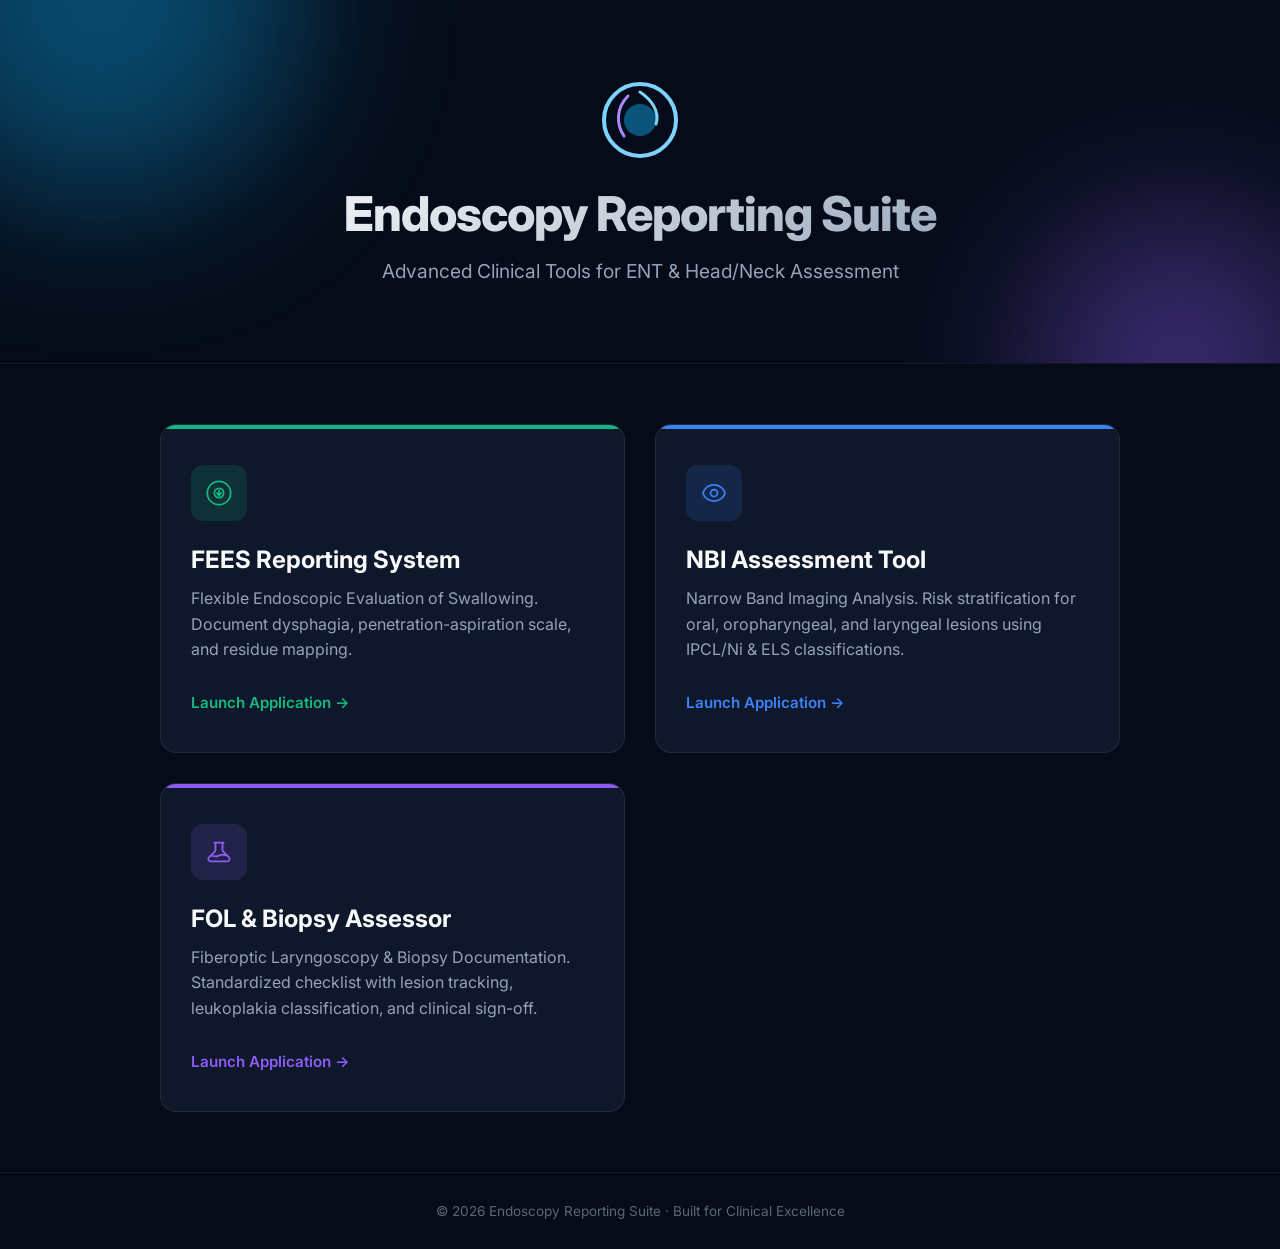
<file: index.html>
<!DOCTYPE html>
<html lang="en">
<head>
  <meta charset="UTF-8" />
  <meta name="viewport" content="width=device-width, initial-scale=1.0" />
  <title>Endoscopy Reporting Suite</title>
  <link rel="preconnect" href="https://fonts.googleapis.com" />
  <link rel="preconnect" href="https://fonts.gstatic.com" crossorigin />
  <link href="https://fonts.googleapis.com/css2?family=Inter:wght@300;400;500;600;700;800&display=swap" rel="stylesheet" />
  <link rel="stylesheet" href="styles.css" />
</head>
<body>

<header class="hero">
  <div class="hero-bg">
    <div class="blob blob-1"></div>
    <div class="blob blob-2"></div>
  </div>
  <div class="hero-content">
    <div class="brand-icon">
      <svg viewBox="0 0 40 40" fill="none" xmlns="http://www.w3.org/2000/svg">
        <circle cx="20" cy="20" r="18" stroke="url(#g1)" stroke-width="2"/>
        <circle cx="20" cy="20" r="8" fill="url(#g2)" opacity="0.8"/>
        <path d="M20 6 C26 10 30 16 28 22" stroke="#7dd3fc" stroke-width="1.5" stroke-linecap="round"/>
        <path d="M14 8 C8 14 8 22 12 28" stroke="#a78bfa" stroke-width="1.5" stroke-linecap="round"/>
        <defs>
          <linearGradient id="g1" x1="0" y1="0" x2="40" y2="40">
            <stop offset="0%" stop-color="#7dd3fc"/>
            <stop offset="100%" stop-color="#a78bfa"/>
          </linearGradient>
          <linearGradient id="g2" x1="0" y1="0" x2="40" y2="40">
            <stop offset="0%" stop-color="#0ea5e9" stop-opacity="0.6"/>
            <stop offset="100%" stop-color="#8b5cf6" stop-opacity="0.6"/>
          </linearGradient>
        </defs>
      </svg>
    </div>
    <h1 class="hero-title">Endoscopy Reporting Suite</h1>
    <p class="hero-subtitle">Advanced Clinical Tools for ENT &amp; Head/Neck Assessment</p>
  </div>
</header>

<main class="container">
  <div class="cards-grid">
    
    <!-- FEES App Card -->
    <a href="fees/index.html" class="app-card">
      <div class="card-icon fees-icon">
        <svg viewBox="0 0 24 24" fill="none" stroke="currentColor" stroke-width="1.5">
          <path stroke-linecap="round" stroke-linejoin="round" d="M12 2C6.48 2 2 6.48 2 12s4.48 10 10 10 10-4.48 10-10S17.52 2 12 2zm0 14c-2.21 0-4-1.79-4-4s1.79-4 4-4 4 1.79 4 4-1.79 4-4 4z"/>
          <path stroke-linecap="round" stroke-linejoin="round" d="M12 10v4m0 0l-2-2m2 2l2-2"/>
        </svg>
      </div>
      <h2 class="card-title">FEES Reporting System</h2>
      <p class="card-desc">Flexible Endoscopic Evaluation of Swallowing. Document dysphagia, penetration-aspiration scale, and residue mapping.</p>
      <div class="card-action">Launch Application →</div>
    </a>

    <!-- NBI App Card -->
    <a href="nbi/index.html" class="app-card">
      <div class="card-icon nbi-icon">
        <svg viewBox="0 0 24 24" fill="none" stroke="currentColor" stroke-width="1.5">
          <path stroke-linecap="round" stroke-linejoin="round" d="M15 12a3 3 0 11-6 0 3 3 0 016 0z"/>
          <path stroke-linecap="round" stroke-linejoin="round" d="M2.458 12C3.732 7.943 7.523 5 12 5c4.478 0 8.268 2.943 9.542 7-1.274 4.057-5.064 7-9.542 7-4.477 0-8.268-2.943-9.542-7z"/>
        </svg>
      </div>
      <h2 class="card-title">NBI Assessment Tool</h2>
      <p class="card-desc">Narrow Band Imaging Analysis. Risk stratification for oral, oropharyngeal, and laryngeal lesions using IPCL/Ni &amp; ELS classifications.</p>
      <div class="card-action">Launch Application →</div>
    </a>

    <!-- FOL Biopsy App Card -->
    <a href="fol-biopsy/index.html" class="app-card">
      <div class="card-icon fol-icon">
        <svg viewBox="0 0 24 24" fill="none" stroke="currentColor" stroke-width="1.5">
          <path stroke-linecap="round" stroke-linejoin="round" d="M19.428 15.428a2 2 0 00-1.022-.547l-2.387-.477a6 6 0 00-3.86.517l-.318.158a6 6 0 01-3.86.517L6.05 15.21a2 2 0 00-1.806.547M8 4h8l-1 1v5.172a2 2 0 00.586 1.414l5 5c1.26 1.26.367 3.414-1.415 3.414H4.828c-1.782 0-2.674-2.154-1.414-3.414l5-5A2 2 0 009 10.172V5L8 4z" />
        </svg>
      </div>
      <h2 class="card-title">FOL &amp; Biopsy Assessor</h2>
      <p class="card-desc">Fiberoptic Laryngoscopy &amp; Biopsy Documentation. Standardized checklist with lesion tracking, leukoplakia classification, and clinical sign-off.</p>
      <div class="card-action">Launch Application →</div>
    </a>

  </div>
</main>

<footer class="footer">
  <p>&copy; <script>document.write(new Date().getFullYear())</script> Endoscopy Reporting Suite · Built for Clinical Excellence</p>
</footer>

</body>
</html>
</file>
<file: styles.css>
:root {
  --bg-color: #050b18;
  --card-bg: #0f172a;
  --text-main: #f8fafc;
  --text-muted: #94a3b8;
  --accent-cyan: #0ea5e9;
  --accent-violet: #8b5cf6;
  --fees-color: #10b981;
  --nbi-color: #3b82f6;
}

* { margin: 0; padding: 0; box-sizing: border-box; }

body {
  font-family: 'Inter', sans-serif;
  background-color: var(--bg-color);
  color: var(--text-main);
  min-height: 100vh;
  display: flex;
  flex-direction: column;
}

/* HERO SECTION */
.hero {
  position: relative;
  padding: 80px 20px;
  text-align: center;
  overflow: hidden;
  border-bottom: 1px solid rgba(255,255,255,0.05);
}

.hero-bg {
  position: absolute;
  top: 0; left: 0; right: 0; bottom: 0;
  z-index: 0;
  overflow: hidden;
}

.blob {
  position: absolute;
  border-radius: 50%;
  filter: blur(80px);
  opacity: 0.4;
}
.blob-1 {
  width: 400px; height: 400px;
  background: var(--accent-cyan);
  top: -200px; left: -100px;
}
.blob-2 {
  width: 300px; height: 300px;
  background: var(--accent-violet);
  bottom: -150px; right: -50px;
}

.hero-content {
  position: relative;
  z-index: 1;
  max-width: 800px;
  margin: 0 auto;
}

.brand-icon {
  width: 80px;
  height: 80px;
  margin: 0 auto 24px;
}

.hero-title {
  font-size: 3rem;
  font-weight: 800;
  letter-spacing: -1px;
  margin-bottom: 16px;
  background: linear-gradient(135deg, #f8fafc, #94a3b8);
  -webkit-background-clip: text;
  -webkit-text-fill-color: transparent;
}

.hero-subtitle {
  font-size: 1.2rem;
  color: var(--text-muted);
  font-weight: 400;
}

/* MAIN CONTENT */
.container {
  flex: 1;
  max-width: 1000px;
  margin: 0 auto;
  padding: 60px 20px;
  width: 100%;
}

.cards-grid {
  display: grid;
  grid-template-columns: repeat(auto-fit, minmax(350px, 1fr));
  gap: 30px;
}

/* APP CARDS */
.app-card {
  background: var(--card-bg);
  border: 1px solid rgba(255,255,255,0.08);
  border-radius: 16px;
  padding: 40px 30px;
  text-decoration: none;
  color: var(--text-main);
  transition: all 0.3s cubic-bezier(0.4, 0, 0.2, 1);
  position: relative;
  overflow: hidden;
  display: flex;
  flex-direction: column;
}

.app-card::before {
  content: '';
  position: absolute;
  top: 0; left: 0; right: 0;
  height: 4px;
  background: rgba(255,255,255,0.1);
  transition: all 0.3s ease;
}

.app-card[href*="fees"]::before { background: var(--fees-color); }
.app-card[href*="nbi"]::before { background: var(--nbi-color); }
.app-card[href*="fol"]::before { background: #8b5cf6; }

.app-card:hover {
  transform: translateY(-5px);
  border-color: rgba(255,255,255,0.15);
  box-shadow: 0 20px 40px rgba(0,0,0,0.4);
}

.app-card:hover::before {
  height: 6px;
}

.card-icon {
  width: 56px;
  height: 56px;
  border-radius: 12px;
  display: flex;
  align-items: center;
  justify-content: center;
  margin-bottom: 24px;
}

.fees-icon {
  background: rgba(16,185,129,0.15);
  color: var(--fees-color);
}

.nbi-icon {
  background: rgba(59,130,246,0.15);
  color: var(--nbi-color);
}

.fol-icon {
  background: rgba(139,92,246,0.15);
  color: #8b5cf6;
}

.card-icon svg {
  width: 28px;
  height: 28px;
}

.card-title {
  font-size: 1.5rem;
  font-weight: 700;
  margin-bottom: 12px;
}

.card-desc {
  color: var(--text-muted);
  line-height: 1.6;
  margin-bottom: 30px;
  flex: 1;
}

.card-action {
  font-weight: 600;
  font-size: 0.95rem;
  display: inline-flex;
  align-items: center;
  transition: color 0.2s ease;
}

.app-card[href*="fees"] .card-action { color: var(--fees-color); }
.app-card[href*="nbi"] .card-action { color: var(--nbi-color); }
.app-card[href*="fol"] .card-action { color: #8b5cf6; }

.app-card:hover .card-action {
  filter: brightness(1.2);
}

/* FOOTER */
.footer {
  text-align: center;
  padding: 30px 20px;
  color: rgba(148,163,184,0.6);
  font-size: 0.85rem;
  border-top: 1px solid rgba(255,255,255,0.05);
}

@media (max-width: 600px) {
  .hero-title { font-size: 2.2rem; }
  .cards-grid { grid-template-columns: 1fr; }
}
</file>
